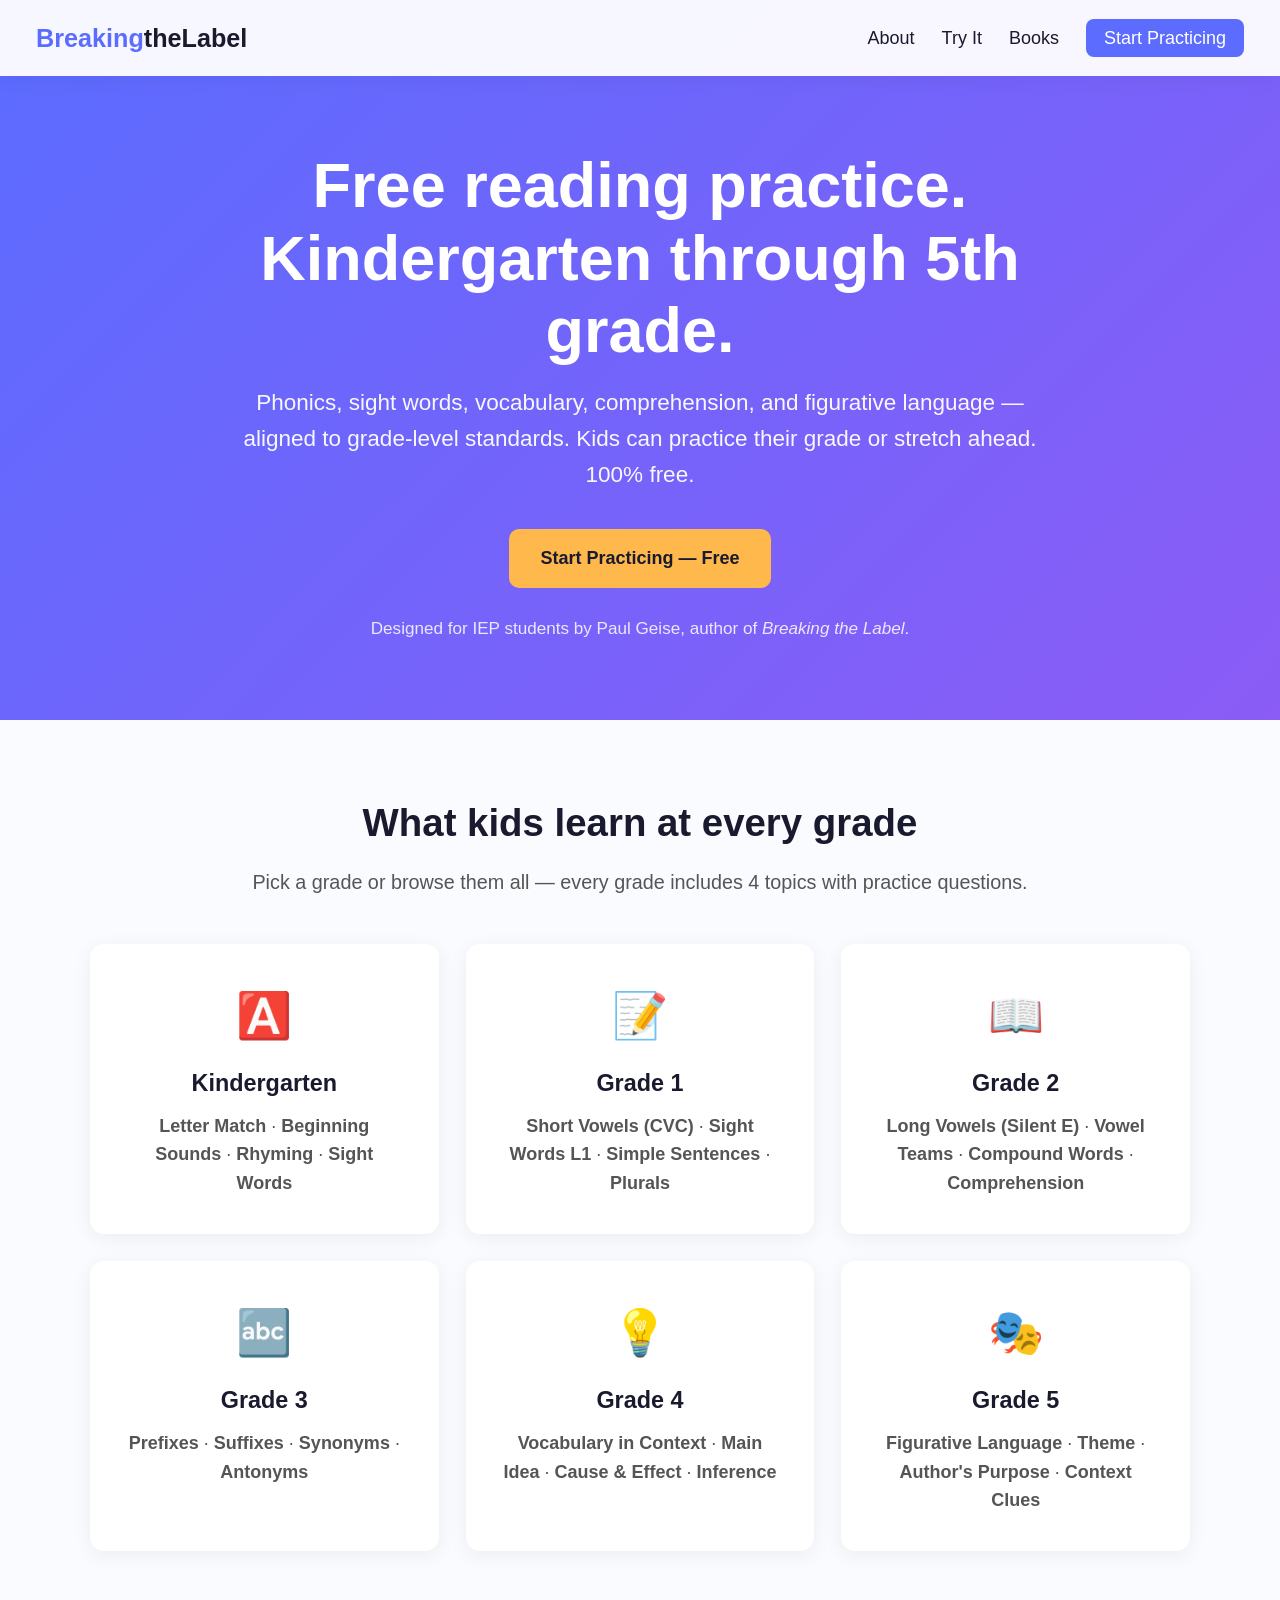
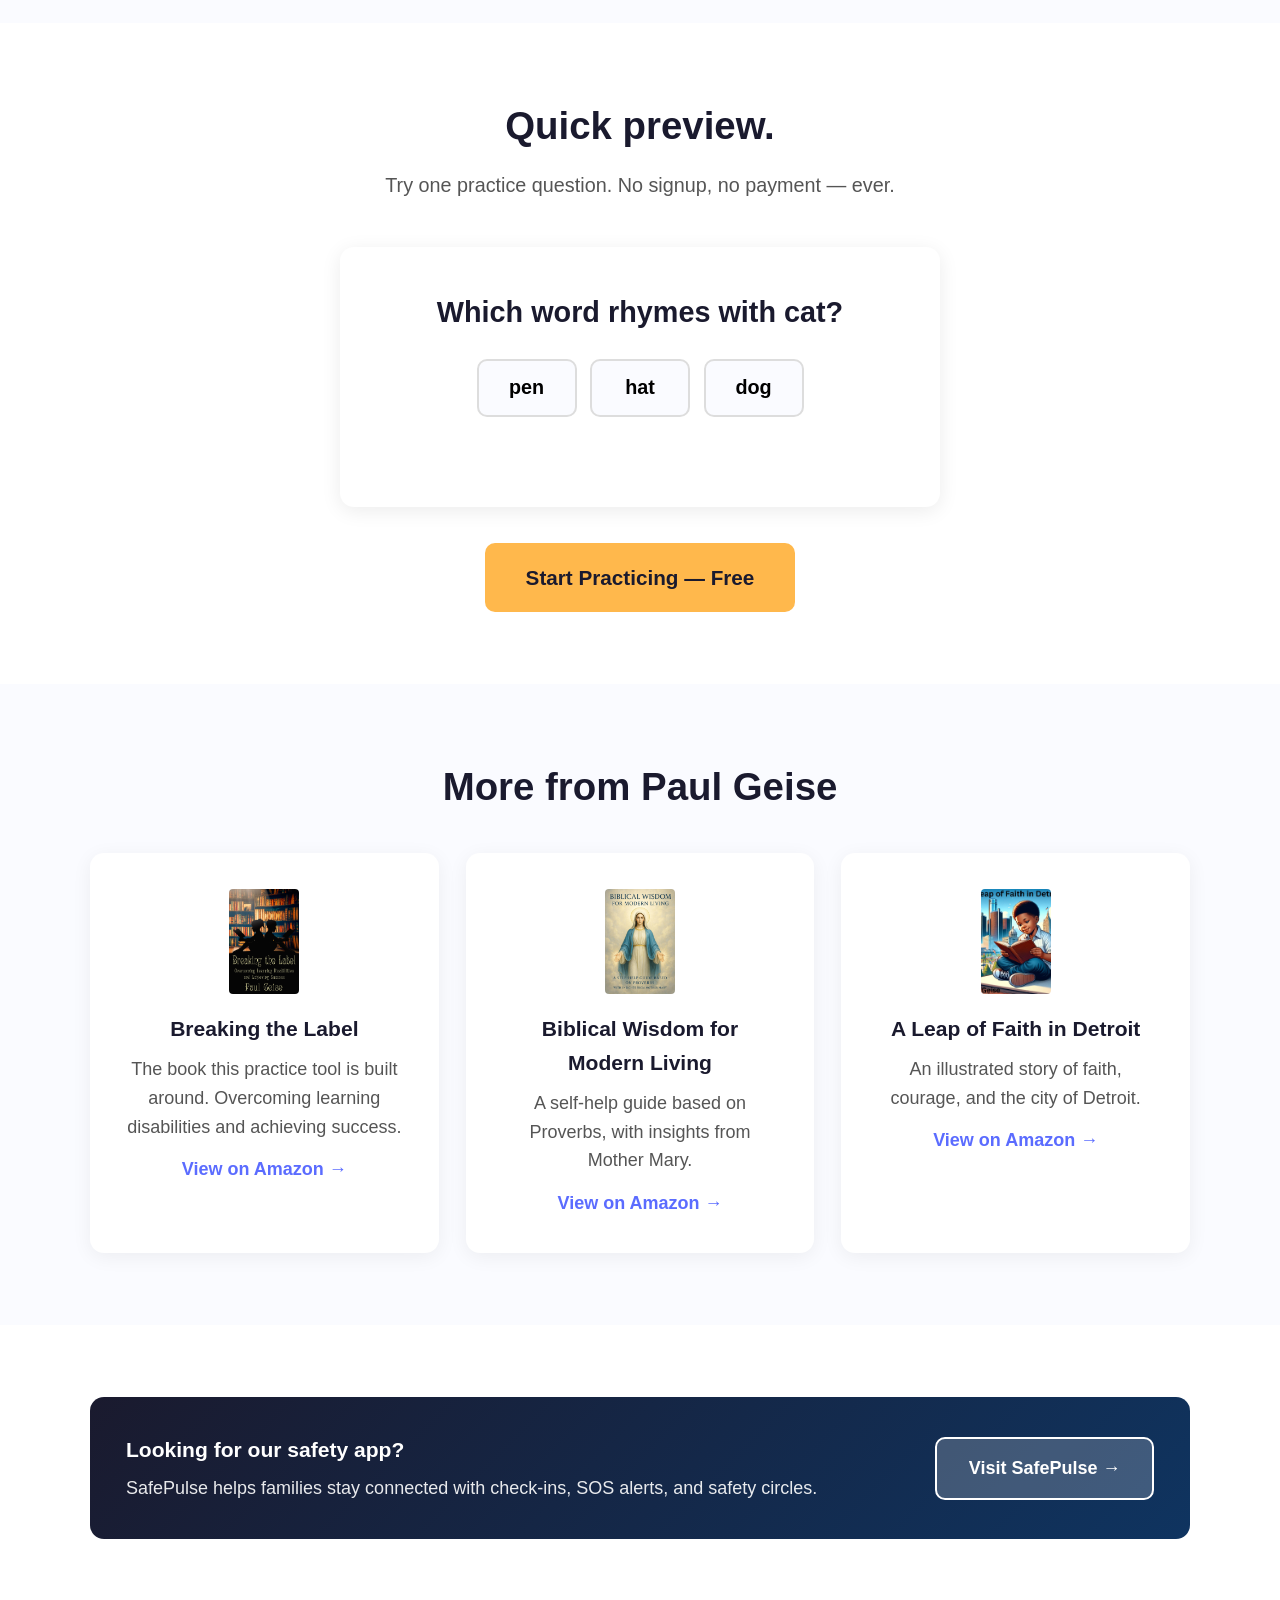
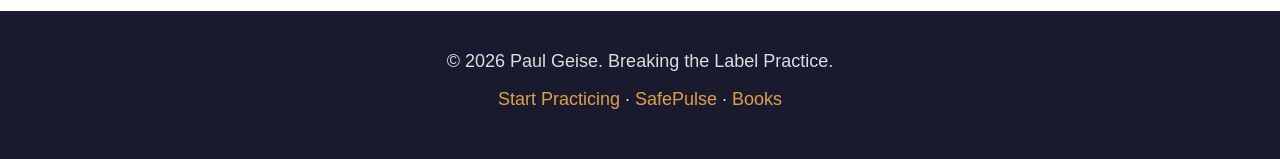
<file: index.html>
<!DOCTYPE html>
<html lang="en">
<head>
    <meta charset="UTF-8">
    <meta name="viewport" content="width=device-width, initial-scale=1.0">
    <title>Breaking the Label — Free Reading Practice K-5</title>
    <meta name="description" content="Free reading practice for K-5 students, including IEP learners. Phonics, vocabulary, comprehension, and figurative language. A companion to the book Breaking the Label by Paul Geise.">
    <link rel="stylesheet" href="styles.css">
</head>
<body>
    <nav>
        <a href="index.html" class="logo">Breaking<span>theLabel</span></a>
        <ul>
            <li><a href="#about">About</a></li>
            <li><a href="#preview">Try It</a></li>
            <li><a href="#books">Books</a></li>
            <li><a href="practice.html" class="btn-nav">Start Practicing</a></li>
        </ul>
    </nav>

    <header class="hero">
        <div class="hero-inner">
            <h1>Free reading practice. Kindergarten through 5th grade.</h1>
            <p class="lead">Phonics, sight words, vocabulary, comprehension, and figurative language — aligned to grade-level standards. Kids can practice their grade or stretch ahead. 100% free.</p>
            <div class="hero-cta">
                <a href="practice.html" class="btn btn-primary">Start Practicing — Free</a>
            </div>
            <p class="hero-note">Designed for IEP students by Paul Geise, author of <em>Breaking the Label</em>.</p>
        </div>
    </header>

    <section id="about" class="section">
        <div class="container">
            <h2>What kids learn at every grade</h2>
            <p class="section-lead">Pick a grade or browse them all — every grade includes 4 topics with practice questions.</p>
            <div class="grid-3 grade-overview">
                <div class="card">
                    <div class="card-icon">🅰️</div>
                    <h3>Kindergarten</h3>
                    <p><strong>Letter Match</strong> · <strong>Beginning Sounds</strong> · <strong>Rhyming</strong> · <strong>Sight Words</strong></p>
                </div>
                <div class="card">
                    <div class="card-icon">📝</div>
                    <h3>Grade 1</h3>
                    <p><strong>Short Vowels (CVC)</strong> · <strong>Sight Words L1</strong> · <strong>Simple Sentences</strong> · <strong>Plurals</strong></p>
                </div>
                <div class="card">
                    <div class="card-icon">📖</div>
                    <h3>Grade 2</h3>
                    <p><strong>Long Vowels (Silent E)</strong> · <strong>Vowel Teams</strong> · <strong>Compound Words</strong> · <strong>Comprehension</strong></p>
                </div>
                <div class="card">
                    <div class="card-icon">🔤</div>
                    <h3>Grade 3</h3>
                    <p><strong>Prefixes</strong> · <strong>Suffixes</strong> · <strong>Synonyms</strong> · <strong>Antonyms</strong></p>
                </div>
                <div class="card">
                    <div class="card-icon">💡</div>
                    <h3>Grade 4</h3>
                    <p><strong>Vocabulary in Context</strong> · <strong>Main Idea</strong> · <strong>Cause &amp; Effect</strong> · <strong>Inference</strong></p>
                </div>
                <div class="card">
                    <div class="card-icon">🎭</div>
                    <h3>Grade 5</h3>
                    <p><strong>Figurative Language</strong> · <strong>Theme</strong> · <strong>Author's Purpose</strong> · <strong>Context Clues</strong></p>
                </div>
            </div>
        </div>
    </section>

    <section id="preview" class="section section-alt">
        <div class="container">
            <h2>Quick preview.</h2>
            <p class="section-lead">Try one practice question. No signup, no payment — ever.</p>
            <div id="preview-exercise" class="preview-box">
                <div class="problem" id="preview-problem">Loading…</div>
                <div class="answers" id="preview-answers"></div>
                <div class="feedback" id="preview-feedback"></div>
            </div>
            <p class="section-cta" style="text-align:center; margin-top:2rem;">
                <a href="practice.html" class="btn btn-primary btn-large">Start Practicing — Free</a>
            </p>
        </div>
    </section>

    <section id="books" class="section">
        <div class="container">
            <h2>More from Paul Geise</h2>
            <div class="grid-3">
                <a class="book-card" href="https://www.amazon.com/dp/B0BZDVYR71" target="_blank" rel="noopener">
                    <img class="book-cover-img" src="images/breaking-the-label.jpg" alt="Breaking the Label book cover">
                    <h3>Breaking the Label</h3>
                    <p>The book this practice tool is built around. Overcoming learning disabilities and achieving success.</p>
                    <span class="book-link">View on Amazon →</span>
                </a>
                <a class="book-card" href="https://www.amazon.com/dp/B0D9KBQWG5" target="_blank" rel="noopener">
                    <img class="book-cover-img" src="images/biblical-wisdom.jpg" alt="Biblical Wisdom for Modern Living book cover">
                    <h3>Biblical Wisdom for Modern Living</h3>
                    <p>A self-help guide based on Proverbs, with insights from Mother Mary.</p>
                    <span class="book-link">View on Amazon →</span>
                </a>
                <a class="book-card" href="https://www.amazon.com/dp/B0F31GWGW4" target="_blank" rel="noopener">
                    <img class="book-cover-img" src="images/leap-of-faith.jpg" alt="A Leap of Faith in Detroit book cover">
                    <h3>A Leap of Faith in Detroit</h3>
                    <p>An illustrated story of faith, courage, and the city of Detroit.</p>
                    <span class="book-link">View on Amazon →</span>
                </a>
            </div>
        </div>
    </section>

    <section class="section safepulse-promo section-alt">
        <div class="container">
            <div class="promo-card">
                <div class="promo-text">
                    <h3>Looking for our safety app?</h3>
                    <p>SafePulse helps families stay connected with check-ins, SOS alerts, and safety circles.</p>
                </div>
                <a href="https://slufoot80.github.io/SafePulse/" class="btn btn-secondary" target="_blank" rel="noopener">Visit SafePulse →</a>
            </div>
        </div>
    </section>

    <footer>
        <div class="container">
            <p>© <span id="year"></span> Paul Geise. Breaking the Label Practice.</p>
            <p class="footer-links">
                <a href="practice.html">Start Practicing</a> ·
                <a href="https://slufoot80.github.io/SafePulse/" target="_blank" rel="noopener">SafePulse</a> ·
                <a href="#books">Books</a>
            </p>
        </div>
    </footer>

    <script src="app.js"></script>
    <script>
        document.getElementById('year').textContent = new Date().getFullYear();
        BTL.renderPreviewExercise();
    </script>
</body>
</html>
</file>
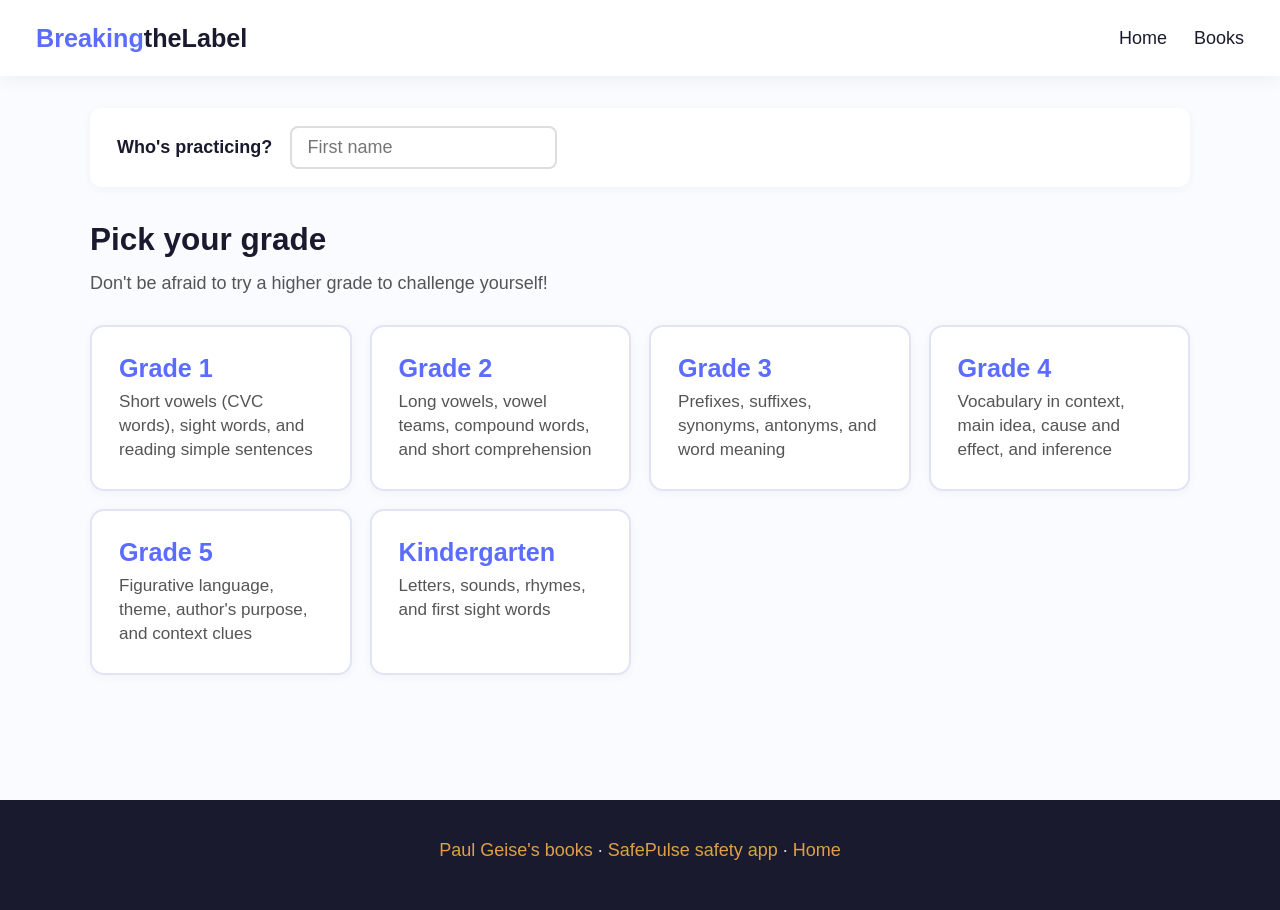
<file: practice.html>
<!DOCTYPE html>
<html lang="en">
<head>
    <meta charset="UTF-8">
    <meta name="viewport" content="width=device-width, initial-scale=1.0">
    <title>Practice — Breaking the Label</title>
    <link rel="stylesheet" href="styles.css">
</head>
<body class="practice-body">
    <nav>
        <a href="index.html" class="logo">Breaking<span>theLabel</span></a>
        <ul>
            <li><a href="index.html">Home</a></li>
            <li><a href="index.html#books">Books</a></li>
        </ul>
    </nav>

    <main class="practice-main">
        <div class="container">
            <div class="kid-bar">
                <label for="kid-name">Who's practicing?</label>
                <input type="text" id="kid-name" placeholder="First name" maxlength="20">
                <span id="kid-greeting" class="kid-greeting"></span>
            </div>

            <!-- View: Grade picker -->
            <section id="view-grades">
                <h2 class="view-title">Pick your grade</h2>
                <p class="view-sub">Don't be afraid to try a higher grade to challenge yourself!</p>
                <div id="grade-grid" class="grade-grid"></div>
            </section>

            <!-- View: Topic list -->
            <section id="view-topics" style="display:none;">
                <button class="back-btn" id="back-to-grades">← All grades</button>
                <h2 class="view-title" id="topics-grade-title"></h2>
                <p class="view-sub" id="topics-grade-summary"></p>
                <div id="topics-list" class="topics-list"></div>
            </section>

            <!-- View: Exercise -->
            <section id="view-exercise" style="display:none;">
                <button class="back-btn" id="back-to-topics">← All topics</button>
                <div class="exercise-header">
                    <span class="exercise-grade" id="exercise-grade"></span>
                    <h2 id="exercise-topic-title"></h2>
                    <div class="exercise-meta">
                        <span id="exercise-progress"></span>
                        <span id="exercise-score"></span>
                    </div>
                </div>
                <div id="exercise-card" class="exercise"></div>
                <div class="exercise-actions">
                    <button class="btn btn-primary" id="exercise-next" style="display:none;">Next question →</button>
                </div>
            </section>
        </div>
    </main>

    <footer>
        <div class="container">
            <p class="footer-links">
                <a href="index.html#books">Paul Geise's books</a> ·
                <a href="https://slufoot80.github.io/SafePulse/" target="_blank" rel="noopener">SafePulse safety app</a> ·
                <a href="index.html">Home</a>
            </p>
        </div>
    </footer>

    <script src="app.js"></script>
    <script>BTL.initPracticePage();</script>
</body>
</html>
</file>
<file: styles.css>
* {
    margin: 0;
    padding: 0;
    box-sizing: border-box;
}

:root {
    --primary: #5b6cff;
    --primary-dark: #3f4fd9;
    --accent: #ffb84c;
    --ink: #1a1a2e;
    --ink-soft: #555;
    --paper: #fafbff;
    --card: #ffffff;
    --error: #e63946;
    --success: #2a9d8f;
}

html { font-size: 18px; }

body {
    font-family: -apple-system, BlinkMacSystemFont, 'Segoe UI', Roboto, sans-serif;
    color: var(--ink);
    line-height: 1.6;
    background: var(--paper);
}

a { color: var(--primary); }

nav {
    position: fixed;
    top: 0;
    width: 100%;
    background: rgba(255,255,255,0.95);
    backdrop-filter: blur(10px);
    z-index: 1000;
    padding: 1rem 2rem;
    display: flex;
    justify-content: space-between;
    align-items: center;
    box-shadow: 0 2px 20px rgba(0,0,0,0.06);
}

.logo {
    font-size: 1.4rem;
    font-weight: 800;
    color: var(--primary);
    text-decoration: none;
}
.logo span { color: var(--ink); }

nav ul { display: flex; list-style: none; gap: 1.5rem; align-items: center; }
nav a { text-decoration: none; color: var(--ink); font-weight: 500; }
nav a:hover { color: var(--primary); }

.btn-nav {
    background: var(--primary);
    color: white !important;
    padding: 0.5rem 1rem;
    border-radius: 8px;
}
.btn-nav:hover { background: var(--primary-dark); color: white !important; }

/* Hero */
.hero {
    min-height: 80vh;
    display: flex;
    align-items: center;
    justify-content: center;
    text-align: center;
    padding: 8rem 2rem 4rem;
    background: linear-gradient(135deg, #5b6cff 0%, #8b5cf6 100%);
    color: white;
}
.hero-inner { max-width: 800px; }
.hero h1 {
    font-size: clamp(2rem, 5vw, 3.5rem);
    font-weight: 800;
    margin-bottom: 1rem;
    line-height: 1.15;
}
.lead {
    font-size: 1.25rem;
    margin-bottom: 2rem;
    opacity: 0.95;
}
.hero-cta { display: flex; gap: 1rem; justify-content: center; flex-wrap: wrap; margin-bottom: 1.5rem; }
.hero-note { opacity: 0.85; font-size: 0.95rem; }

/* Buttons */
.btn {
    display: inline-block;
    padding: 0.85rem 1.75rem;
    border-radius: 10px;
    font-weight: 700;
    text-decoration: none;
    transition: transform 0.15s, box-shadow 0.15s;
    border: none;
    cursor: pointer;
    font-size: 1rem;
}
.btn:hover { transform: translateY(-2px); box-shadow: 0 8px 20px rgba(0,0,0,0.15); }
.btn-primary { background: var(--accent); color: var(--ink); }
.btn-secondary { background: rgba(255,255,255,0.2); color: white; border: 2px solid white; }
.btn-large { font-size: 1.15rem; padding: 1rem 2.25rem; }
body.practice-body .btn-secondary { background: white; color: var(--primary); border: 2px solid var(--primary); }

/* Sections */
.section { padding: 4rem 2rem; }
.section-alt { background: white; }
.container { max-width: 1100px; margin: 0 auto; }
.container-narrow { max-width: 700px; margin: 0 auto; text-align: center; }
.section h2 {
    font-size: clamp(1.5rem, 3vw, 2.25rem);
    margin-bottom: 0.75rem;
    text-align: center;
}
.section-lead { text-align: center; color: var(--ink-soft); margin-bottom: 2.5rem; font-size: 1.1rem; }

/* Cards */
.grid-3 {
    display: grid;
    grid-template-columns: repeat(auto-fit, minmax(280px, 1fr));
    gap: 1.5rem;
    margin-top: 2rem;
}
.card {
    background: var(--card);
    border-radius: 14px;
    padding: 2rem;
    box-shadow: 0 4px 20px rgba(0,0,0,0.06);
    text-align: center;
}
.card-icon { font-size: 2.5rem; margin-bottom: 0.75rem; }
.card h3 { margin-bottom: 0.5rem; font-size: 1.3rem; }
.card p { color: var(--ink-soft); }

/* Preview */
.preview-box {
    max-width: 600px;
    margin: 0 auto;
    background: white;
    border-radius: 14px;
    padding: 2.5rem;
    box-shadow: 0 4px 20px rgba(0,0,0,0.08);
    text-align: center;
}
.problem {
    font-size: 1.6rem;
    font-weight: 700;
    margin-bottom: 1.5rem;
    color: var(--ink);
    line-height: 1.4;
}
.answers {
    display: flex;
    gap: 0.75rem;
    justify-content: center;
    flex-wrap: wrap;
    margin-bottom: 1rem;
}
.answer-btn {
    background: var(--paper);
    border: 2px solid #ddd;
    border-radius: 10px;
    padding: 0.85rem 1.5rem;
    font-size: 1.1rem;
    font-weight: 700;
    cursor: pointer;
    min-width: 100px;
    transition: all 0.15s;
}
.answer-btn:hover:not(:disabled) { border-color: var(--primary); transform: translateY(-2px); }
.answer-btn:disabled { cursor: default; opacity: 0.85; }
.answer-btn.correct { background: var(--success); color: white; border-color: var(--success); }
.answer-btn.incorrect { background: var(--error); color: white; border-color: var(--error); }

.feedback { min-height: 1.5rem; font-weight: 600; margin-top: 0.5rem; }
.feedback.correct { color: var(--success); }
.feedback.incorrect { color: var(--error); }

.fine-print { color: var(--ink-soft); font-size: 0.9rem; margin-top: 1rem; }

/* Books */
.book-card {
    background: white;
    border-radius: 14px;
    padding: 2rem;
    box-shadow: 0 4px 20px rgba(0,0,0,0.06);
    text-align: center;
    text-decoration: none;
    color: inherit;
    transition: transform 0.15s, box-shadow 0.15s;
    display: block;
}
.book-card:hover { transform: translateY(-4px); box-shadow: 0 8px 30px rgba(0,0,0,0.12); }
.book-cover-img {
    width: 70px;
    height: 105px;
    object-fit: cover;
    border-radius: 4px;
    margin: 0 auto 1rem;
    display: block;
}
.book-card h3 { margin-bottom: 0.5rem; }
.book-card p { color: var(--ink-soft); margin-bottom: 0.75rem; }
.book-link { color: var(--primary); font-weight: 600; }

/* SafePulse promo */
.safepulse-promo .promo-card {
    background: linear-gradient(135deg, #1a1a2e 0%, #0f3460 100%);
    color: white;
    border-radius: 14px;
    padding: 2rem;
    display: flex;
    align-items: center;
    justify-content: space-between;
    gap: 2rem;
    flex-wrap: wrap;
}
.safepulse-promo .promo-text h3 { margin-bottom: 0.4rem; }
.safepulse-promo .promo-text p { opacity: 0.9; }
.safepulse-promo .btn-secondary { color: white; border-color: white; }

footer {
    background: var(--ink);
    color: white;
    padding: 2rem;
    text-align: center;
}
footer p { margin-bottom: 0.5rem; opacity: 0.85; }
footer a { color: var(--accent); text-decoration: none; }
footer a:hover { text-decoration: underline; }

/* ---------- Practice page ---------- */
.practice-main { padding-top: 6rem; padding-bottom: 3rem; min-height: calc(100vh - 100px); }

.kid-bar {
    background: white;
    border-radius: 12px;
    padding: 1rem 1.5rem;
    margin-bottom: 1.5rem;
    display: flex;
    align-items: center;
    gap: 1rem;
    flex-wrap: wrap;
    box-shadow: 0 2px 10px rgba(0,0,0,0.04);
}
.kid-bar label { font-weight: 600; }
.kid-bar input {
    padding: 0.5rem 0.85rem;
    border: 2px solid #ddd;
    border-radius: 8px;
    font-size: 1rem;
}
.kid-bar input:focus { outline: none; border-color: var(--primary); }
.kid-greeting { color: var(--primary); font-weight: 700; }

.view-title { font-size: 1.75rem; margin-bottom: 0.25rem; color: var(--ink); }
.view-sub { color: var(--ink-soft); margin-bottom: 1.5rem; }

.back-btn {
    background: transparent;
    border: 2px solid var(--primary);
    color: var(--primary);
    padding: 0.5rem 1rem;
    border-radius: 8px;
    font-weight: 600;
    cursor: pointer;
    margin-bottom: 1.5rem;
    font-size: 0.95rem;
}
.back-btn:hover { background: var(--primary); color: white; }

/* Grade picker */
.grade-grid {
    display: grid;
    grid-template-columns: repeat(auto-fit, minmax(260px, 1fr));
    gap: 1rem;
}
.grade-btn {
    background: white;
    border: 2px solid #e0e4f5;
    border-radius: 14px;
    padding: 1.5rem;
    cursor: pointer;
    text-align: left;
    display: flex;
    flex-direction: column;
    gap: 0.4rem;
    transition: all 0.15s;
    box-shadow: 0 2px 10px rgba(0,0,0,0.04);
}
.grade-btn:hover {
    border-color: var(--primary);
    transform: translateY(-3px);
    box-shadow: 0 8px 25px rgba(91,108,255,0.15);
}
.grade-label {
    font-size: 1.4rem;
    font-weight: 800;
    color: var(--primary);
}
.grade-summary {
    color: var(--ink-soft);
    font-size: 0.95rem;
    line-height: 1.4;
}

/* Topic list */
.topics-list {
    display: grid;
    grid-template-columns: repeat(auto-fit, minmax(280px, 1fr));
    gap: 1rem;
}
.topic-btn {
    background: white;
    border: 2px solid #e0e4f5;
    border-radius: 12px;
    padding: 1.25rem;
    cursor: pointer;
    text-align: left;
    display: flex;
    flex-direction: column;
    gap: 0.4rem;
    transition: all 0.15s;
}
.topic-btn:hover {
    border-color: var(--primary);
    transform: translateY(-2px);
}
.topic-title {
    font-size: 1.1rem;
    font-weight: 700;
    color: var(--ink);
}
.topic-stat {
    color: var(--ink-soft);
    font-size: 0.9rem;
}

/* Exercise */
.exercise-header {
    margin-bottom: 1.25rem;
}
.exercise-grade {
    display: inline-block;
    background: var(--primary);
    color: white;
    padding: 0.25rem 0.75rem;
    border-radius: 999px;
    font-size: 0.85rem;
    font-weight: 600;
    margin-bottom: 0.5rem;
}
.exercise-header h2 {
    font-size: 1.5rem;
    margin-bottom: 0.5rem;
}
.exercise-meta {
    display: flex;
    justify-content: space-between;
    color: var(--ink-soft);
    font-weight: 600;
    flex-wrap: wrap;
    gap: 0.5rem;
}
.exercise {
    background: white;
    border-radius: 14px;
    padding: 2rem;
    box-shadow: 0 4px 20px rgba(0,0,0,0.06);
    text-align: center;
    margin-bottom: 1rem;
}
.passage {
    background: #f5f7ff;
    border-left: 4px solid var(--primary);
    padding: 1rem 1.25rem;
    margin-bottom: 1.25rem;
    text-align: left;
    border-radius: 8px;
    font-size: 1.05rem;
    line-height: 1.6;
    color: var(--ink);
}
.exercise-actions {
    text-align: center;
}

.topic-complete {
    text-align: center;
    padding: 1rem;
}
.topic-complete h3 {
    font-size: 1.75rem;
    color: var(--success);
    margin-bottom: 0.75rem;
}
.score-line { font-size: 1.2rem; margin-bottom: 0.5rem; }
.complete-actions {
    display: flex;
    gap: 0.75rem;
    justify-content: center;
    flex-wrap: wrap;
    margin-top: 1.5rem;
}

@media (max-width: 700px) {
    nav { padding: 0.75rem 1rem; }
    nav ul { gap: 0.85rem; font-size: 0.9rem; }
    .hero { padding: 6rem 1rem 3rem; }
    .section { padding: 3rem 1rem; }
    .practice-main { padding-left: 1rem; padding-right: 1rem; }
    .safepulse-promo .promo-card { flex-direction: column; text-align: center; }
    .answer-btn { width: 100%; min-width: 0; }
}
</file>
